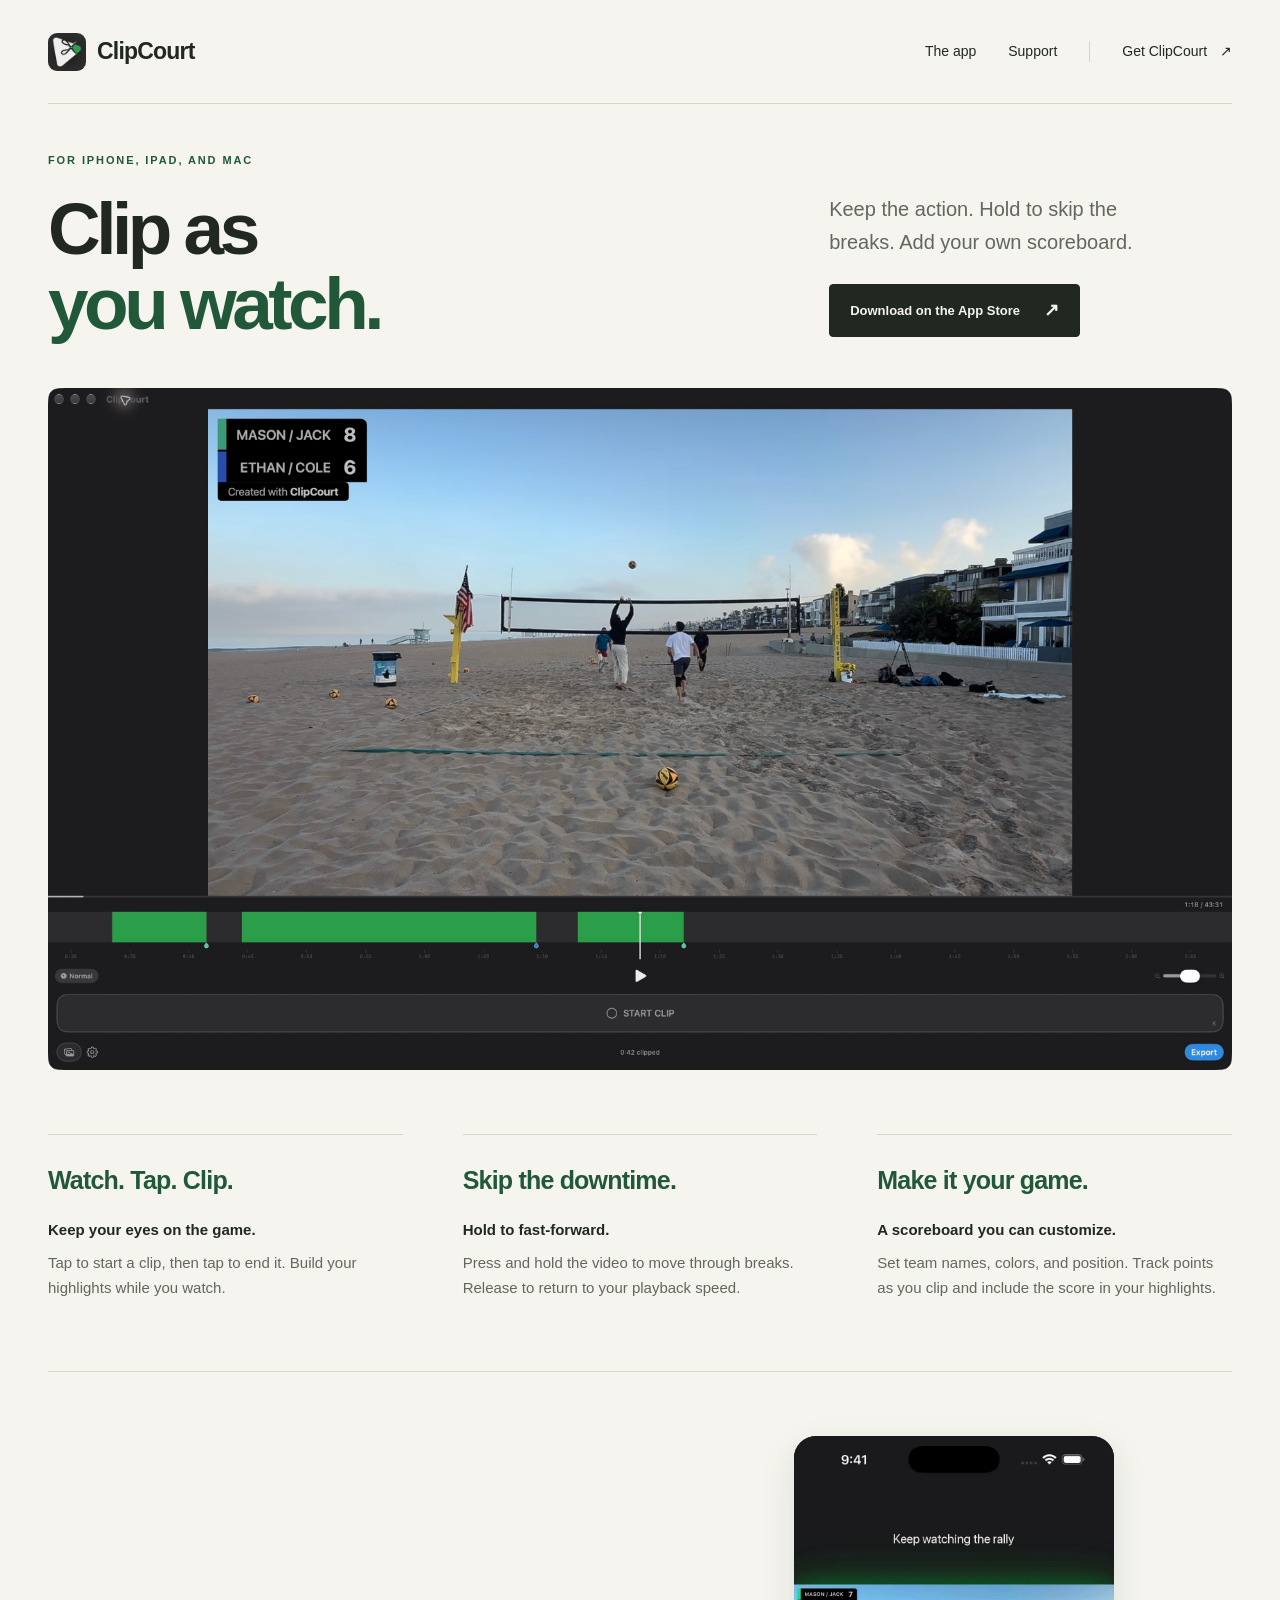
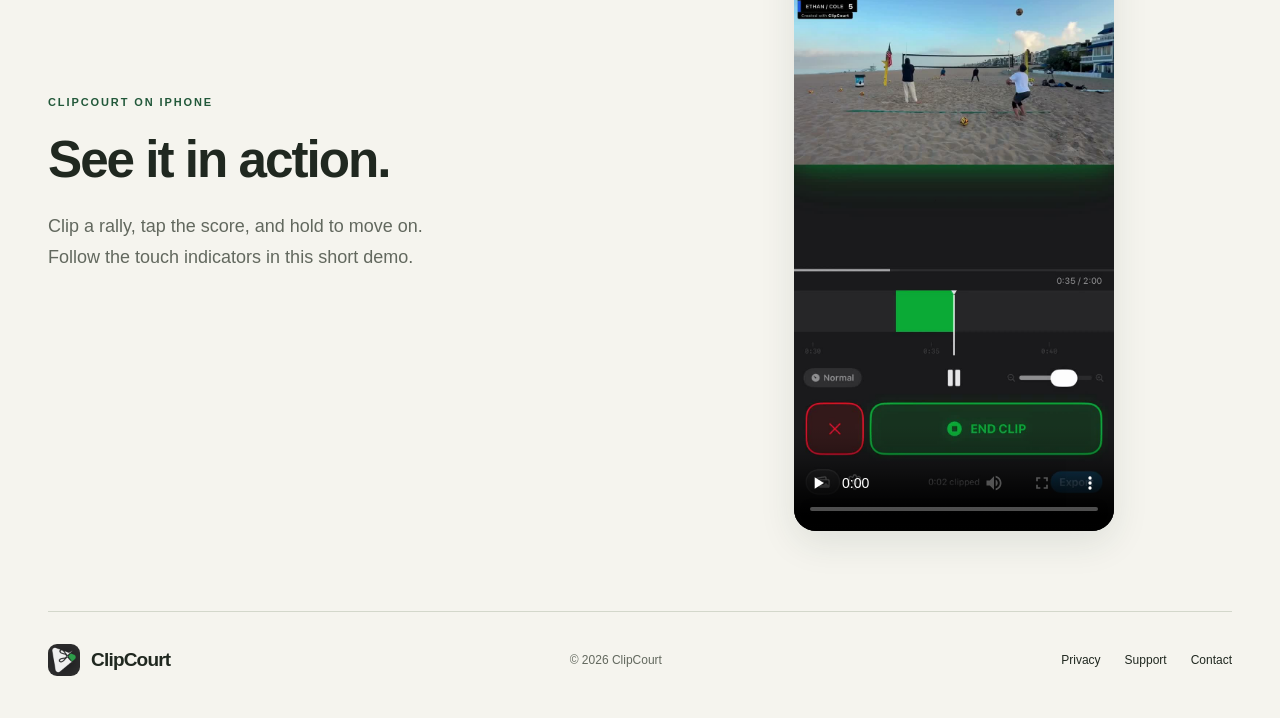
<file: index.html>
<!doctype html>
<html lang="en">
<head>
  <meta charset="utf-8">
  <meta name="viewport" content="width=device-width, initial-scale=1">
  <title>ClipCourt — Clip as you watch.</title>
  <meta name="description" content="Clip highlights while you watch, hold to fast-forward through breaks, and add a customizable scoreboard. For iPhone, iPad, and Mac.">
  <meta name="theme-color" content="#f5f4ee">
  <meta property="og:title" content="ClipCourt — Clip as you watch.">
  <meta property="og:description" content="A simple video editor for your best plays. For iPhone, iPad, and Mac.">
  <meta property="og:image" content="https://clipcourt-editor.vercel.app/assets/clipcourt-editor.png">
  <meta property="og:url" content="https://clipcourt-editor.vercel.app/">
  <meta property="og:type" content="website">
  <link rel="canonical" href="https://clipcourt-editor.vercel.app/">
  <link rel="icon" type="image/png" href="/assets/app-icon.png">
  <link rel="apple-touch-icon" href="/assets/app-icon.png">
  <link rel="stylesheet" href="/styles.css">
</head>
<body>
  <a class="skip" href="#main">Skip to content</a>
  <header class="site-header wrap">
    <a class="brand" href="/" aria-label="ClipCourt home"><img src="/assets/app-icon.png" width="38" height="38" alt=""><span>ClipCourt</span></a>
    <nav aria-label="Main navigation"><a href="#how-it-works">The app</a><a href="/support">Support</a><a class="nav-download" href="https://apps.apple.com/app/clipcourt/id6758654179">Get ClipCourt <span aria-hidden="true">↗</span></a></nav>
  </header>
  <main id="main">
    <section class="hero wrap" aria-labelledby="hero-title">
      <p class="eyebrow">For iPhone, iPad, and Mac</p>
      <div class="hero-intro">
        <h1 id="hero-title">Clip as<br><span>you watch.</span></h1>
        <div class="hero-copy"><p>Keep the action. Hold to skip the breaks. Add your own scoreboard.</p><a class="button" href="https://apps.apple.com/app/clipcourt/id6758654179">Download on the App Store <span aria-hidden="true">↗</span></a></div>
      </div>
      <figure class="hero-product"><img src="/assets/clipcourt-editor.png" alt="ClipCourt’s video editor showing beach volleyball, selected highlights on the timeline, and a scoreboard overlay." width="3420" height="1968" fetchpriority="high"></figure>
    </section>
    <section class="details wrap" id="how-it-works" aria-label="Made for clipping while you watch">
      <div><p class="detail-value">Watch. Tap. Clip.</p><h2>Keep your eyes on the game.</h2><p>Tap to start a clip, then tap to end it. Build your highlights while you watch.</p></div>
      <div><p class="detail-value">Skip the downtime.</p><h2>Hold to fast-forward.</h2><p>Press and hold the video to move through breaks. Release to return to your playback speed.</p></div>
      <div><p class="detail-value">Make it your game.</p><h2>A scoreboard you can customize.</h2><p>Set team names, colors, and position. Track points as you clip and include the score in your highlights.</p></div>
    </section>
    <section class="mobile-demo wrap" aria-labelledby="demo-title">
      <div class="mobile-demo-copy"><p class="eyebrow">ClipCourt on iPhone</p><h2 id="demo-title">See it in action.</h2><p id="demo-description">Clip a rally, tap the score, and hold to move on. Follow the touch indicators in this short demo.</p></div>
      <video controls playsinline preload="none" poster="/assets/clipcourt-mobile-demo-poster.jpg" width="880" height="1912" aria-label="ClipCourt mobile demo" aria-describedby="demo-description"><source src="/assets/clipcourt-mobile-demo.mp4" type="video/mp4"><track kind="captions" src="/assets/clipcourt-mobile-demo.vtt" srclang="en" label="English"><p><a href="/assets/clipcourt-mobile-demo.mp4">Watch the ClipCourt mobile demo.</a></p></video>
    </section>
  </main>
  <footer class="site-footer wrap"><a class="brand" href="/" aria-label="ClipCourt home"><img src="/assets/app-icon.png" width="32" height="32" alt=""><span>ClipCourt</span></a><p>© 2026 ClipCourt</p><nav aria-label="Footer navigation"><a href="/privacy">Privacy</a><a href="/support">Support</a><a href="mailto:clipcourt.app@gmail.com">Contact</a></nav></footer>
</body>
</html>
</file>
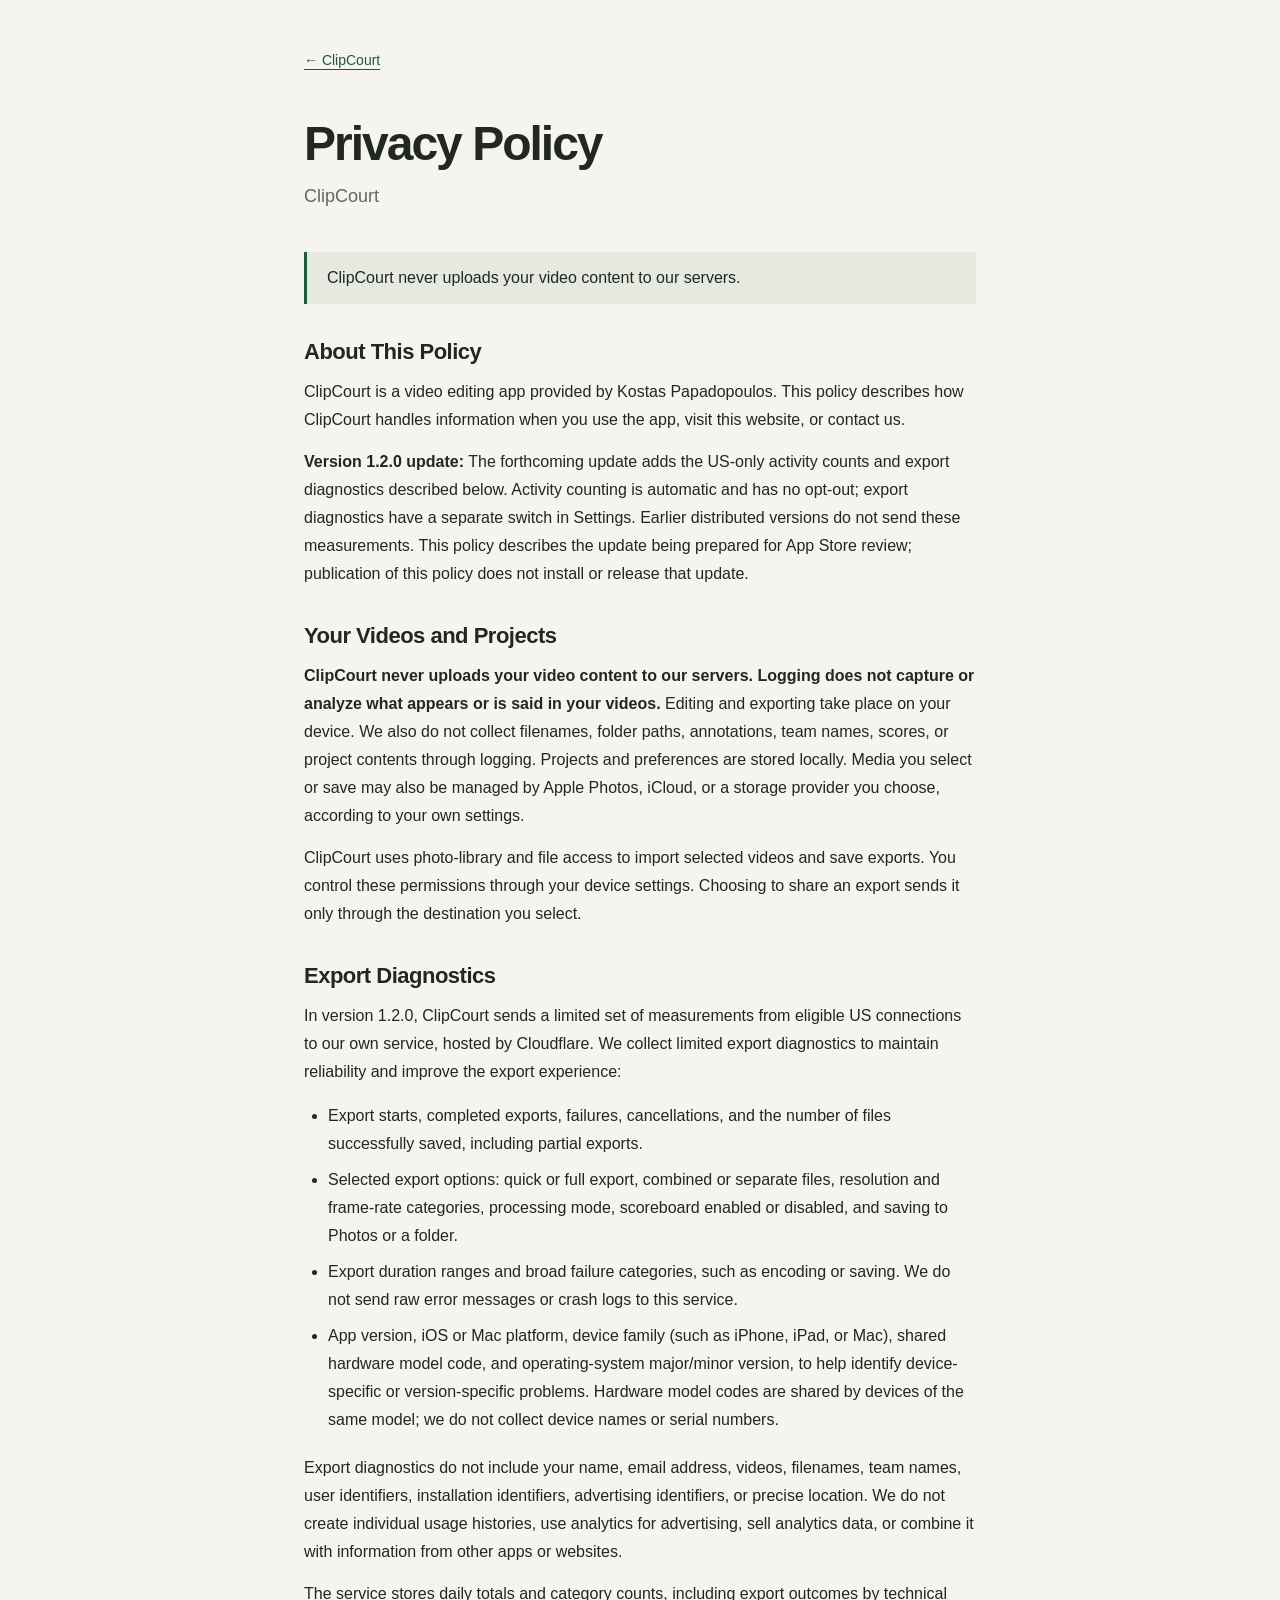
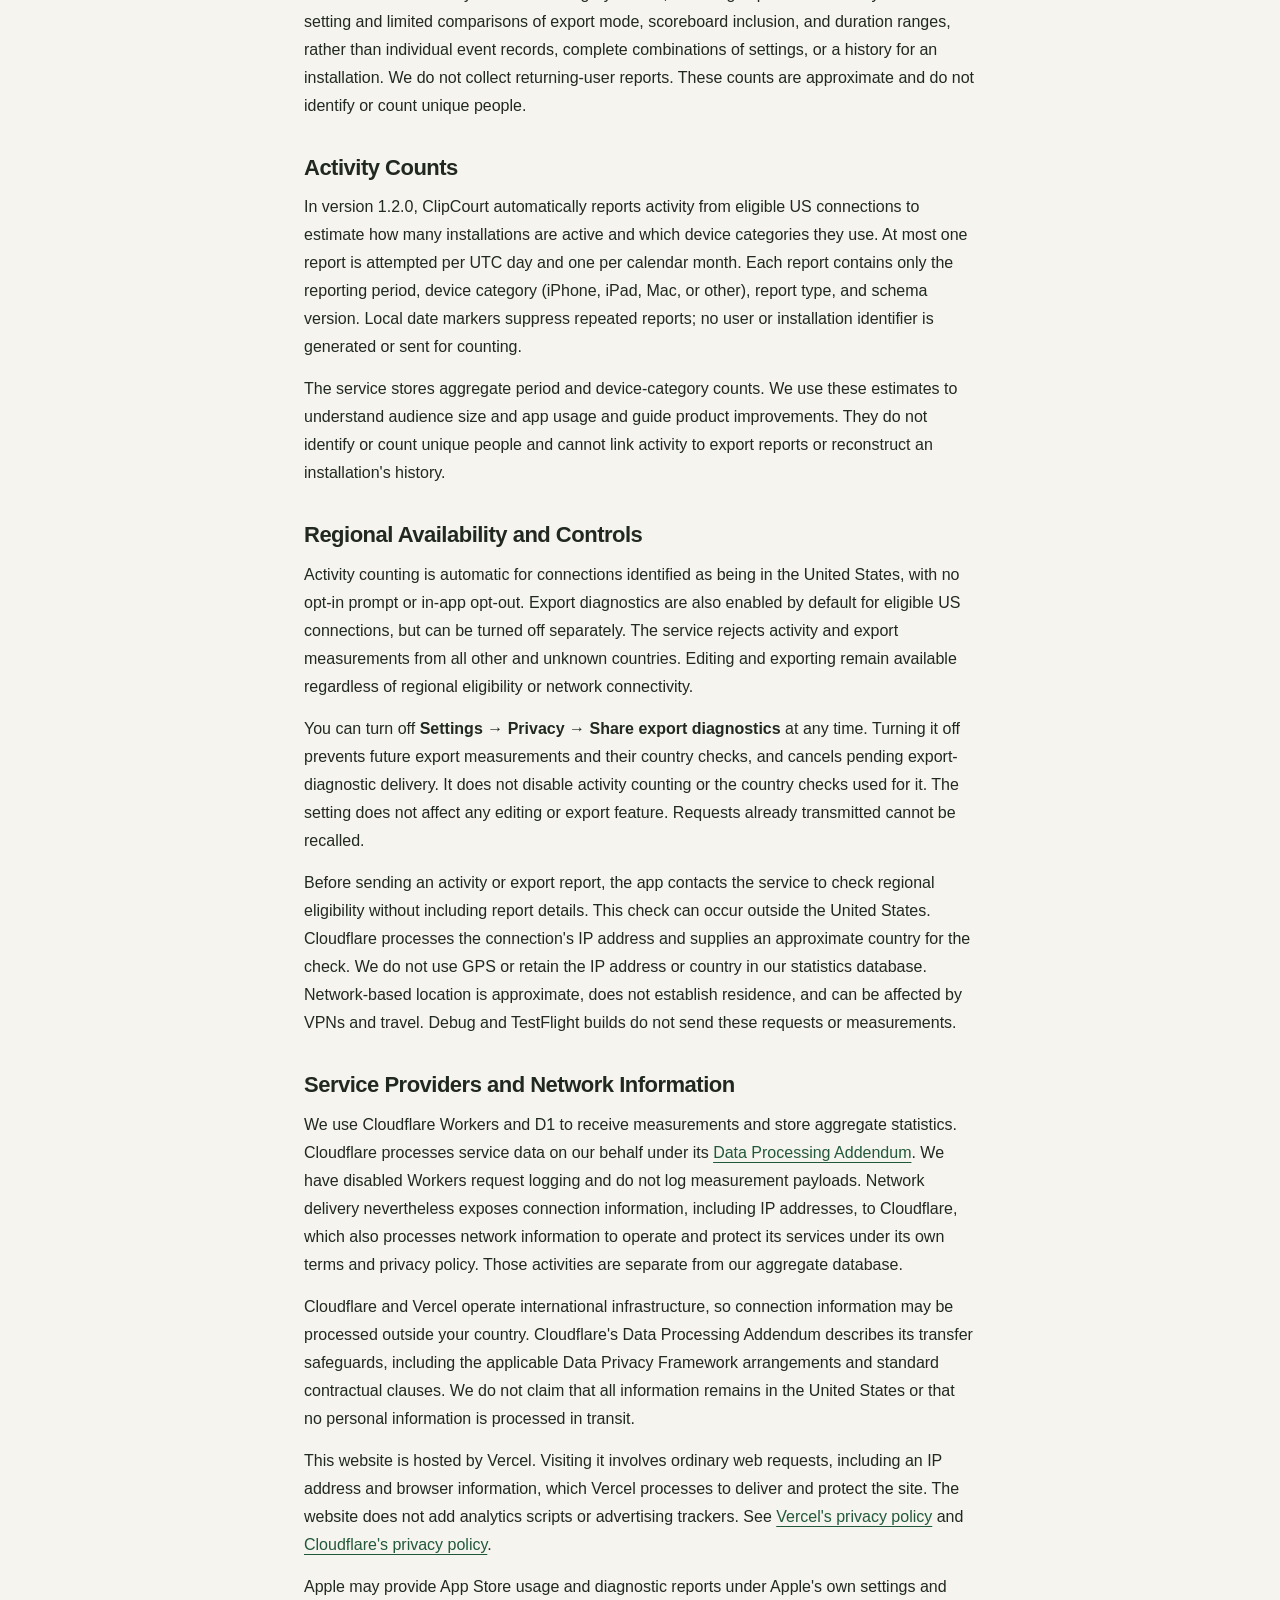
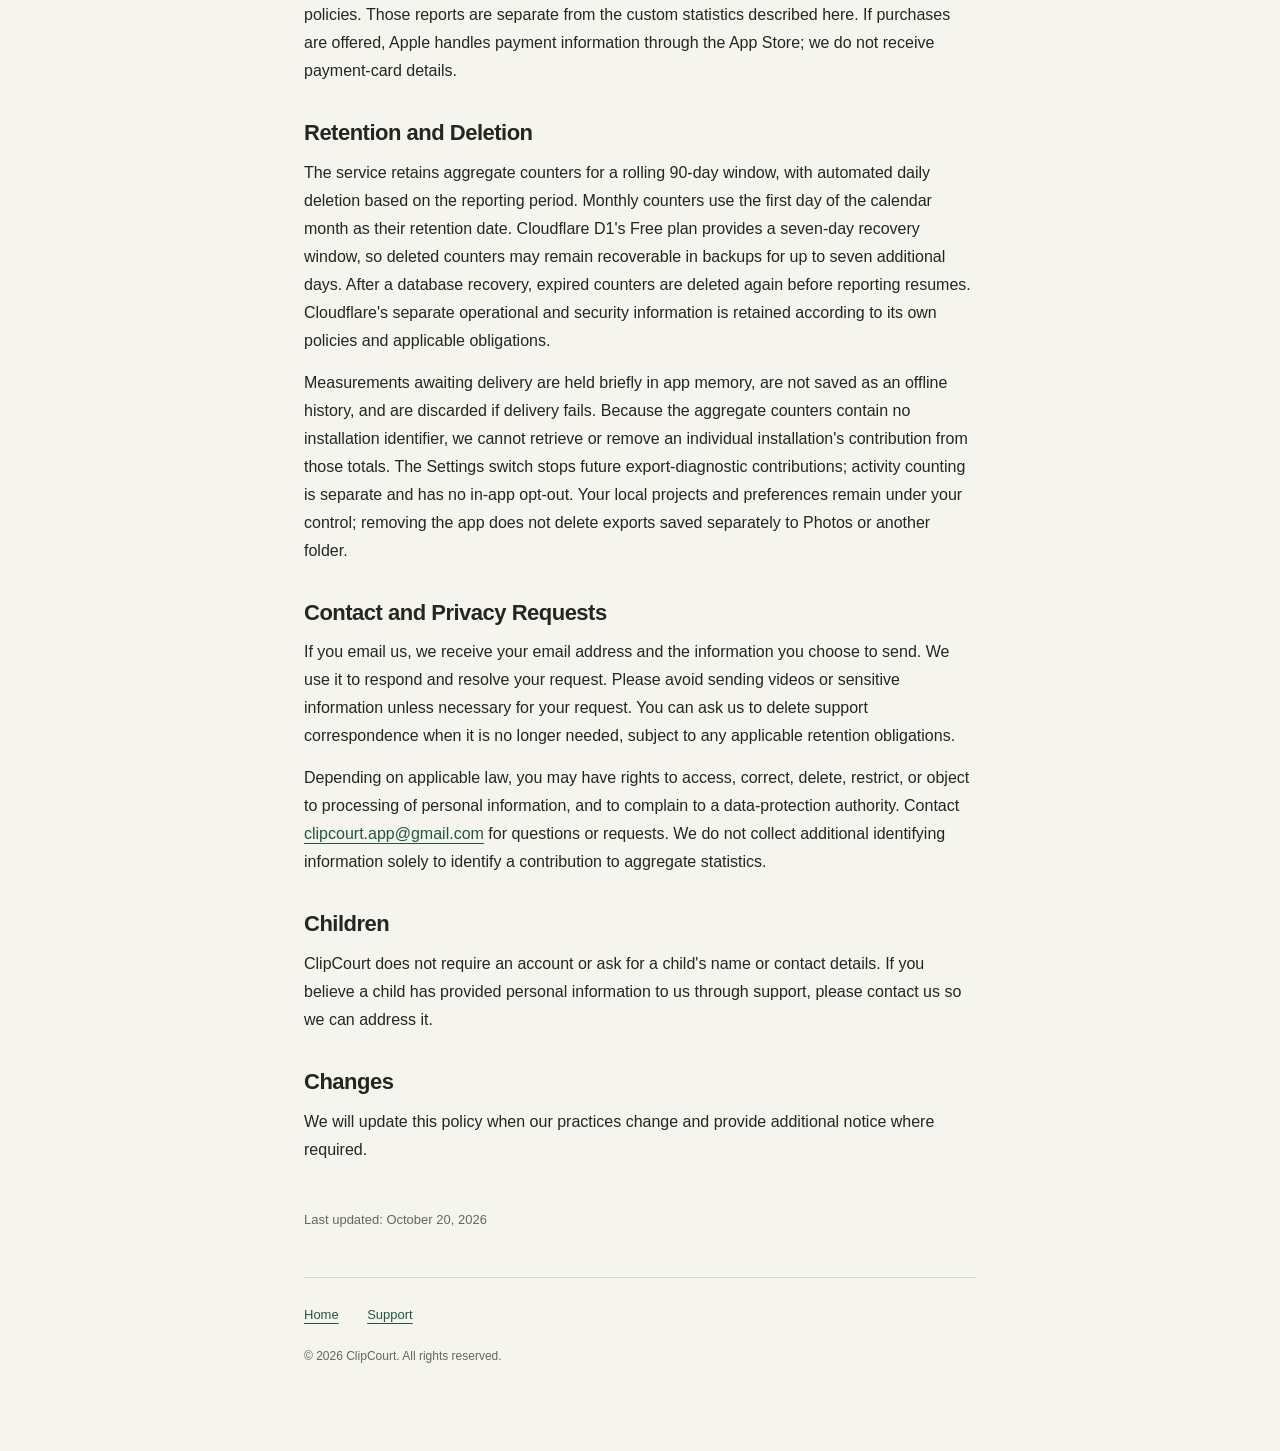
<file: privacy.html>
<!DOCTYPE html>
<html lang="en">
<head>
    <meta charset="UTF-8">
    <meta name="viewport" content="width=device-width, initial-scale=1.0">
    <title>ClipCourt — Privacy Policy</title>
    <link rel="icon" type="image/png" href="/assets/app-icon.png">
    <link rel="stylesheet" href="/styles.css">
    <style>
        .container { max-width: 720px; margin: 0 auto; padding: 48px 24px 70px; }
        h1 { font-size: 48px; letter-spacing: -2px; margin-bottom: 12px; }
        .subtitle { color: var(--muted); font-size: 18px; margin-bottom: 40px; }
        h2 { font-size: 22px; letter-spacing: -.5px; margin-top: 36px; margin-bottom: 14px; }
        h3 { font-size: 17px; margin-top: 24px; margin-bottom: 10px; }
        p, li { margin-bottom: 14px; line-height: 1.75; }
        ul, ol { padding-left: 24px; margin-bottom: 20px; }
        li { margin-bottom: 8px; }
        .container a { color: var(--green); text-decoration: underline; text-underline-offset: 4px; }
        .badge, .contact { border-left: 3px solid var(--green); padding: 14px 20px; margin: 25px 0; background: #e6e9df; }
        .date { color: var(--muted); font-size: 13px; margin-top: 45px; }
        .back { display: inline-block; margin-bottom: 48px; font-size: 14px; }
        footer { border-top: 1px solid var(--line); margin-top: 45px; padding-top: 24px; }
        footer a { margin-right: 24px; font-size: 13px; }
        .copyright { color: var(--muted); font-size: 12px; margin-top: 20px; }
    </style>
</head>
<body>
    <div class="container">
        <a class="back" href="/">&larr; ClipCourt</a>
        <h1>Privacy Policy</h1>
        <p class="subtitle">ClipCourt</p>

        <div class="badge">ClipCourt never uploads your video content to our servers.</div>

        <h2>About This Policy</h2>
        <p>ClipCourt is a video editing app provided by Kostas Papadopoulos. This policy describes how ClipCourt handles information when you use the app, visit this website, or contact us.</p>
        <p><strong>Version 1.2.0 update:</strong> The forthcoming update adds the US-only activity counts and export diagnostics described below. Activity counting is automatic and has no opt-out; export diagnostics have a separate switch in Settings. Earlier distributed versions do not send these measurements. This policy describes the update being prepared for App Store review; publication of this policy does not install or release that update.</p>

        <h2>Your Videos and Projects</h2>
        <p><strong>ClipCourt never uploads your video content to our servers. Logging does not capture or analyze what appears or is said in your videos.</strong> Editing and exporting take place on your device. We also do not collect filenames, folder paths, annotations, team names, scores, or project contents through logging. Projects and preferences are stored locally. Media you select or save may also be managed by Apple Photos, iCloud, or a storage provider you choose, according to your own settings.</p>
        <p>ClipCourt uses photo-library and file access to import selected videos and save exports. You control these permissions through your device settings. Choosing to share an export sends it only through the destination you select.</p>

        <h2>Export Diagnostics</h2>
        <p>In version 1.2.0, ClipCourt sends a limited set of measurements from eligible US connections to our own service, hosted by Cloudflare. We collect limited export diagnostics to maintain reliability and improve the export experience:</p>
        <ul>
            <li>Export starts, completed exports, failures, cancellations, and the number of files successfully saved, including partial exports.</li>
            <li>Selected export options: quick or full export, combined or separate files, resolution and frame-rate categories, processing mode, scoreboard enabled or disabled, and saving to Photos or a folder.</li>
            <li>Export duration ranges and broad failure categories, such as encoding or saving. We do not send raw error messages or crash logs to this service.</li>
            <li>App version, iOS or Mac platform, device family (such as iPhone, iPad, or Mac), shared hardware model code, and operating-system major/minor version, to help identify device-specific or version-specific problems. Hardware model codes are shared by devices of the same model; we do not collect device names or serial numbers.</li>
        </ul>
        <p>Export diagnostics do not include your name, email address, videos, filenames, team names, user identifiers, installation identifiers, advertising identifiers, or precise location. We do not create individual usage histories, use analytics for advertising, sell analytics data, or combine it with information from other apps or websites.</p>
        <p>The service stores daily totals and category counts, including export outcomes by technical setting and limited comparisons of export mode, scoreboard inclusion, and duration ranges, rather than individual event records, complete combinations of settings, or a history for an installation. We do not collect returning-user reports. These counts are approximate and do not identify or count unique people.</p>
        <h2>Activity Counts</h2>
        <p>In version 1.2.0, ClipCourt automatically reports activity from eligible US connections to estimate how many installations are active and which device categories they use. At most one report is attempted per UTC day and one per calendar month. Each report contains only the reporting period, device category (iPhone, iPad, Mac, or other), report type, and schema version. Local date markers suppress repeated reports; no user or installation identifier is generated or sent for counting.</p>
        <p>The service stores aggregate period and device-category counts. We use these estimates to understand audience size and app usage and guide product improvements. They do not identify or count unique people and cannot link activity to export reports or reconstruct an installation's history.</p>

        <h2>Regional Availability and Controls</h2>
        <p>Activity counting is automatic for connections identified as being in the United States, with no opt-in prompt or in-app opt-out. Export diagnostics are also enabled by default for eligible US connections, but can be turned off separately. The service rejects activity and export measurements from all other and unknown countries. Editing and exporting remain available regardless of regional eligibility or network connectivity.</p>
        <p>You can turn off <strong>Settings &rarr; Privacy &rarr; Share export diagnostics</strong> at any time. Turning it off prevents future export measurements and their country checks, and cancels pending export-diagnostic delivery. It does not disable activity counting or the country checks used for it. The setting does not affect any editing or export feature. Requests already transmitted cannot be recalled.</p>
        <p>Before sending an activity or export report, the app contacts the service to check regional eligibility without including report details. This check can occur outside the United States. Cloudflare processes the connection's IP address and supplies an approximate country for the check. We do not use GPS or retain the IP address or country in our statistics database. Network-based location is approximate, does not establish residence, and can be affected by VPNs and travel. Debug and TestFlight builds do not send these requests or measurements.</p>

        <h2>Service Providers and Network Information</h2>
        <p>We use Cloudflare Workers and D1 to receive measurements and store aggregate statistics. Cloudflare processes service data on our behalf under its <a href="https://www.cloudflare.com/cloudflare-customer-dpa/">Data Processing Addendum</a>. We have disabled Workers request logging and do not log measurement payloads. Network delivery nevertheless exposes connection information, including IP addresses, to Cloudflare, which also processes network information to operate and protect its services under its own terms and privacy policy. Those activities are separate from our aggregate database.</p>
        <p>Cloudflare and Vercel operate international infrastructure, so connection information may be processed outside your country. Cloudflare's Data Processing Addendum describes its transfer safeguards, including the applicable Data Privacy Framework arrangements and standard contractual clauses. We do not claim that all information remains in the United States or that no personal information is processed in transit.</p>
        <p>This website is hosted by Vercel. Visiting it involves ordinary web requests, including an IP address and browser information, which Vercel processes to deliver and protect the site. The website does not add analytics scripts or advertising trackers. See <a href="https://vercel.com/legal/privacy-policy">Vercel's privacy policy</a> and <a href="https://www.cloudflare.com/privacypolicy/">Cloudflare's privacy policy</a>.</p>
        <p>Apple may provide App Store usage and diagnostic reports under Apple's own settings and policies. Those reports are separate from the custom statistics described here. If purchases are offered, Apple handles payment information through the App Store; we do not receive payment-card details.</p>

        <h2>Retention and Deletion</h2>
        <p>The service retains aggregate counters for a rolling 90-day window, with automated daily deletion based on the reporting period. Monthly counters use the first day of the calendar month as their retention date. Cloudflare D1's Free plan provides a seven-day recovery window, so deleted counters may remain recoverable in backups for up to seven additional days. After a database recovery, expired counters are deleted again before reporting resumes. Cloudflare's separate operational and security information is retained according to its own policies and applicable obligations.</p>
        <p>Measurements awaiting delivery are held briefly in app memory, are not saved as an offline history, and are discarded if delivery fails. Because the aggregate counters contain no installation identifier, we cannot retrieve or remove an individual installation's contribution from those totals. The Settings switch stops future export-diagnostic contributions; activity counting is separate and has no in-app opt-out. Your local projects and preferences remain under your control; removing the app does not delete exports saved separately to Photos or another folder.</p>

        <h2>Contact and Privacy Requests</h2>
        <p>If you email us, we receive your email address and the information you choose to send. We use it to respond and resolve your request. Please avoid sending videos or sensitive information unless necessary for your request. You can ask us to delete support correspondence when it is no longer needed, subject to any applicable retention obligations.</p>
        <p>Depending on applicable law, you may have rights to access, correct, delete, restrict, or object to processing of personal information, and to complain to a data-protection authority. Contact <a href="mailto:clipcourt.app@gmail.com">clipcourt.app@gmail.com</a> for questions or requests. We do not collect additional identifying information solely to identify a contribution to aggregate statistics.</p>

        <h2>Children</h2>
        <p>ClipCourt does not require an account or ask for a child's name or contact details. If you believe a child has provided personal information to us through support, please contact us so we can address it.</p>

        <h2>Changes</h2>
        <p>We will update this policy when our practices change and provide additional notice where required.</p>
        <p class="date">Last updated: October 20, 2026</p>

        <footer>
            <div>
                <a href="/">Home</a>
                <a href="/support">Support</a>
            </div>
            <p class="copyright">&copy; 2026 ClipCourt. All rights reserved.</p>
        </footer>
    </div>
</body>
</html>
</file>
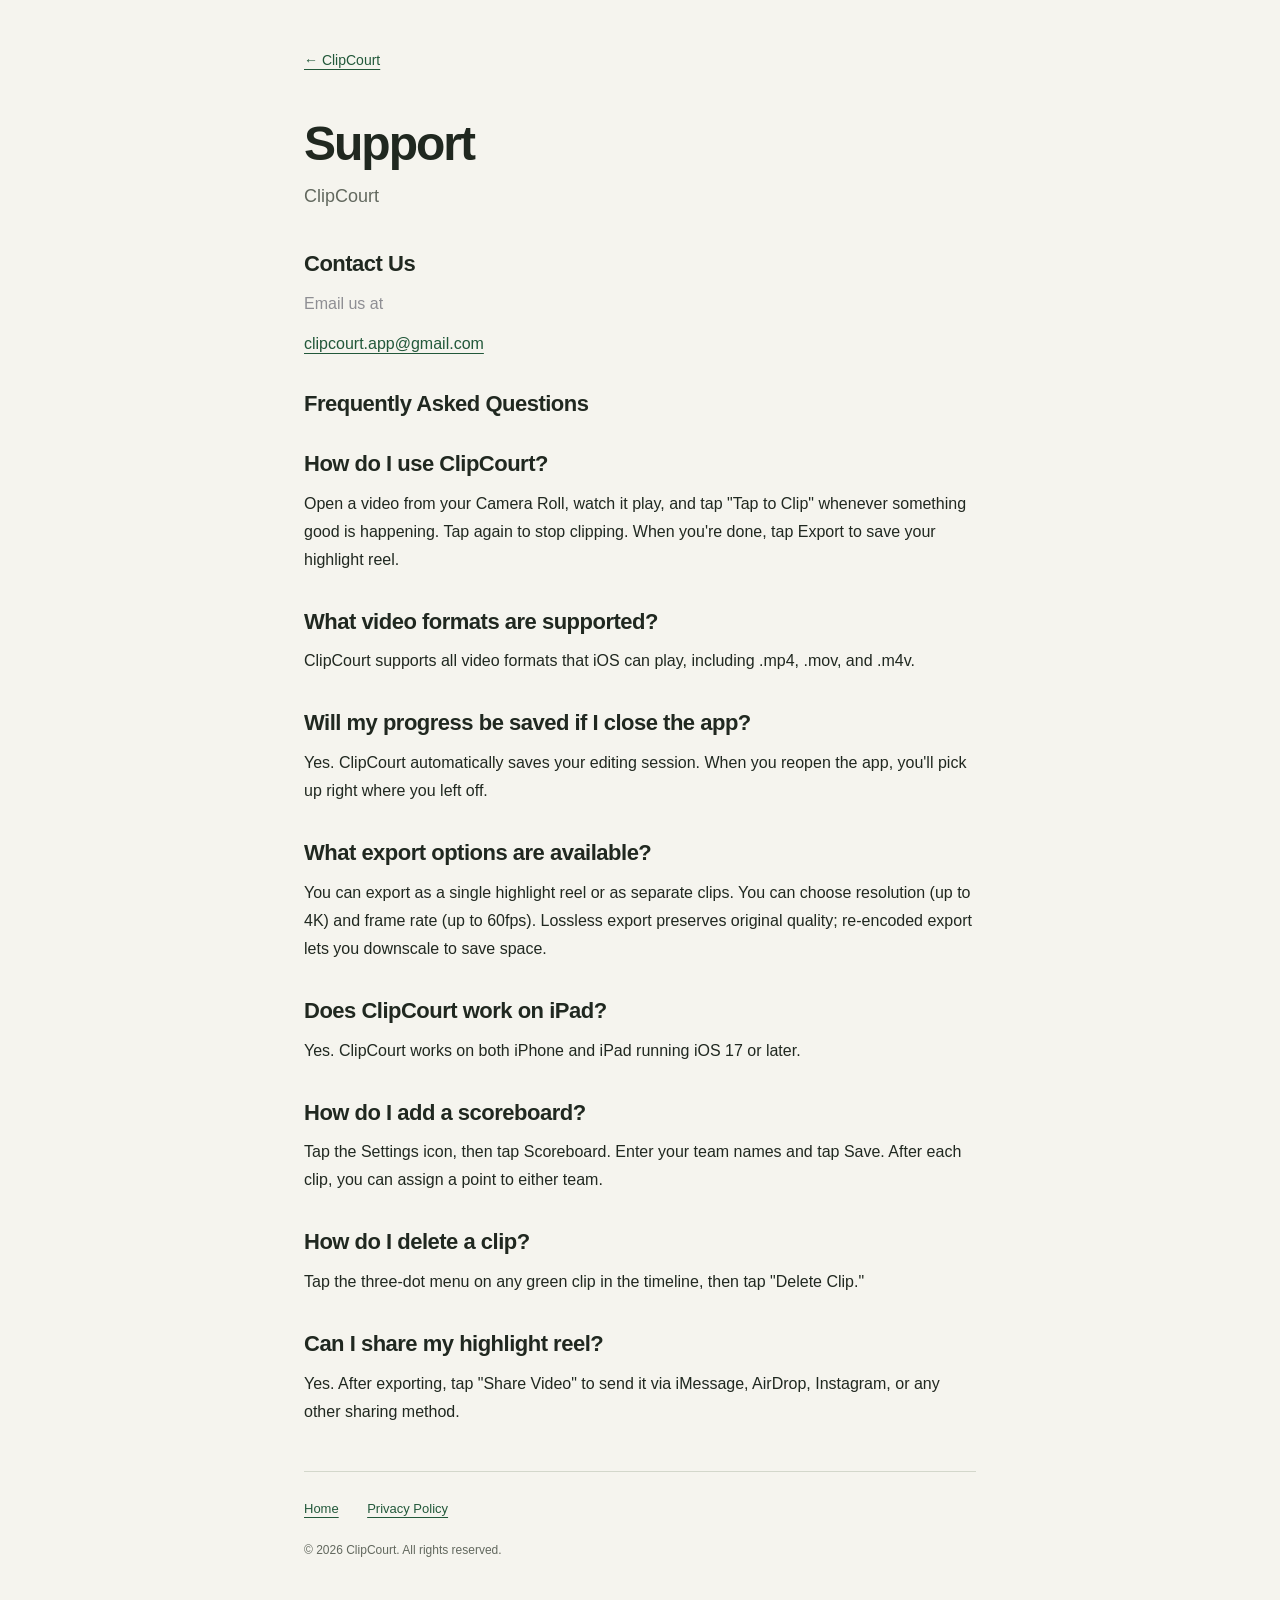
<file: support.html>
<!DOCTYPE html>
<html lang="en">
<head>
    <meta charset="UTF-8">
    <meta name="viewport" content="width=device-width, initial-scale=1.0">
    <title>ClipCourt — Support</title>
    <link rel="icon" type="image/png" href="/assets/app-icon.png">
    <link rel="stylesheet" href="/styles.css">
    <style>
        .container { max-width: 720px; margin: 0 auto; padding: 48px 24px 70px; }
        h1 { font-size: 48px; letter-spacing: -2px; margin-bottom: 12px; }
        .subtitle { color: var(--muted); font-size: 18px; margin-bottom: 40px; }
        h2 { font-size: 22px; letter-spacing: -.5px; margin-top: 36px; margin-bottom: 14px; }
        h3 { font-size: 17px; margin-top: 24px; margin-bottom: 10px; }
        p, li { margin-bottom: 14px; line-height: 1.75; }
        ul, ol { padding-left: 24px; margin-bottom: 20px; }
        li { margin-bottom: 8px; }
        .container a { color: var(--green); text-decoration: underline; text-underline-offset: 4px; }
        .badge, .contact { border-left: 3px solid var(--green); padding: 14px 20px; margin: 25px 0; background: #e6e9df; }
        .date { color: var(--muted); font-size: 13px; margin-top: 45px; }
        .back { display: inline-block; margin-bottom: 48px; font-size: 14px; }
        footer { border-top: 1px solid var(--line); margin-top: 45px; padding-top: 24px; }
        footer a { margin-right: 24px; font-size: 13px; }
        .copyright { color: var(--muted); font-size: 12px; margin-top: 20px; }
    </style>
</head>
<body>
    <div class="container">
        <a class="back" href="/">&larr; ClipCourt</a>
        <h1>Support</h1>
        <p class="subtitle">ClipCourt</p>

        <h2>Contact Us</h2>
        <div class="contact-card">
            <p style="color: #8E8E93;">Email us at</p>
            <a href="mailto:clipcourt.app@gmail.com">clipcourt.app@gmail.com</a>
        </div>

        <h2>Frequently Asked Questions</h2>

        <div class="faq-item">
            <h2>How do I use ClipCourt?</h2>
            <p>Open a video from your Camera Roll, watch it play, and tap "Tap to Clip" whenever something good is happening. Tap again to stop clipping. When you're done, tap Export to save your highlight reel.</p>
        </div>

        <div class="faq-item">
            <h2>What video formats are supported?</h2>
            <p>ClipCourt supports all video formats that iOS can play, including .mp4, .mov, and .m4v.</p>
        </div>

        <div class="faq-item">
            <h2>Will my progress be saved if I close the app?</h2>
            <p>Yes. ClipCourt automatically saves your editing session. When you reopen the app, you'll pick up right where you left off.</p>
        </div>

        <div class="faq-item">
            <h2>What export options are available?</h2>
            <p>You can export as a single highlight reel or as separate clips. You can choose resolution (up to 4K) and frame rate (up to 60fps). Lossless export preserves original quality; re-encoded export lets you downscale to save space.</p>
        </div>

        <div class="faq-item">
            <h2>Does ClipCourt work on iPad?</h2>
            <p>Yes. ClipCourt works on both iPhone and iPad running iOS 17 or later.</p>
        </div>

        <div class="faq-item">
            <h2>How do I add a scoreboard?</h2>
            <p>Tap the Settings icon, then tap Scoreboard. Enter your team names and tap Save. After each clip, you can assign a point to either team.</p>
        </div>

        <div class="faq-item">
            <h2>How do I delete a clip?</h2>
            <p>Tap the three-dot menu on any green clip in the timeline, then tap "Delete Clip."</p>
        </div>

        <div class="faq-item">
            <h2>Can I share my highlight reel?</h2>
            <p>Yes. After exporting, tap "Share Video" to send it via iMessage, AirDrop, Instagram, or any other sharing method.</p>
        </div>

        <footer>
            <div>
                <a href="/">Home</a>
                <a href="/privacy">Privacy Policy</a>
            </div>
            <p class="copyright">&copy; 2026 ClipCourt. All rights reserved.</p>
        </footer>
    </div>
</body>
</html>
</file>
<file: styles.css>
:root{--paper:#f5f4ee;--ink:#202820;--muted:#62685e;--green:#22583a;--line:#d3d7cb;--accent:#c7e4b0}
*{box-sizing:border-box}html{scroll-behavior:smooth;scroll-padding-top:30px}body{margin:0;background:var(--paper);color:var(--ink);font-family:-apple-system,BlinkMacSystemFont,"Helvetica Neue",Arial,sans-serif;-webkit-font-smoothing:antialiased;line-height:1.5}a{color:inherit;text-decoration:none}img{display:block;max-width:100%;height:auto}figure,p,h1,h2,h3{margin:0}a:focus-visible{outline:3px solid #277cb5;outline-offset:6px}.wrap{width:min(1240px,calc(100% - 96px));margin-inline:auto}.skip{position:absolute;top:-80px;left:20px;padding:12px;background:var(--ink);color:white;z-index:10}.skip:focus{top:12px}.site-header{height:104px;display:flex;align-items:center;justify-content:space-between;border-bottom:1px solid var(--line)}.brand{display:inline-flex;align-items:center;gap:11px;font-size:23px;font-weight:650;letter-spacing:-.8px}.brand img{border-radius:9px}.site-header nav,.site-footer nav{display:flex;align-items:center;gap:32px;font-size:14px;font-weight:500}.site-header nav a:hover,.site-footer nav a:hover{text-decoration:underline;text-underline-offset:5px}.nav-download{border-left:1px solid var(--line);padding-left:32px}.nav-download span{padding-left:9px}.hero{padding-top:66px}.eyebrow{font-size:11px;font-weight:650;letter-spacing:1.9px;text-transform:uppercase;color:var(--green)}.hero-intro{display:grid;grid-template-columns:1.8fr 1fr;align-items:end;gap:56px;margin:22px 0 46px}h1{font-size:clamp(44px,5.7vw,82px);font-weight:600;line-height:1.04;letter-spacing:-4.5px}h1 span{color:var(--green)}.hero-copy{max-width:350px;padding-bottom:3px}.hero-copy p{font-size:17px;line-height:1.65;color:var(--muted);margin-bottom:25px}.button{display:inline-flex;align-items:center;justify-content:space-between;gap:24px;padding:16px 20px;background:var(--ink);color:var(--paper);font-size:13px;font-weight:600;border:1px solid var(--ink);border-radius:4px;transition:background .16s}.button:hover{background:var(--green)}.button span{font-size:18px;line-height:1}.hero-product{background:#fff;border-radius:6px;overflow:hidden}.hero-product img{width:100%}.hero-product figcaption{display:flex;justify-content:space-between;gap:20px;color:var(--muted);padding:18px 28px;border-top:1px solid var(--line);font-size:12px}.workflow{display:grid;grid-template-columns:1fr 1fr;gap:100px;align-items:center;padding-block:120px}.workflow-copy{max-width:480px}h2{font-size:clamp(38px,4vw,57px);line-height:1.08;font-weight:550;letter-spacing:-2px;margin-top:22px}.steps{list-style:none;counter-reset:steps;padding:0;margin:38px 0 0}.steps li{counter-increment:steps;display:flex;gap:22px;padding:22px 0;border-top:1px solid var(--line)}.steps li:before{content:"0" counter(steps);font-size:12px;font-variant-numeric:tabular-nums;color:var(--green);padding-top:3px}.steps h3{font-size:17px;font-weight:600;margin-bottom:5px}.steps p,.details p{color:var(--muted);font-size:15px;line-height:1.7}.phone-stage{background:#e6e9df;padding:45px 30px 28px;display:flex;align-items:center;flex-direction:column;border-radius:5px}.phone-stage img{width:270px;border-radius:26px;box-shadow:0 12px 28px #18251b20}.phone-stage figcaption{margin-top:26px;font-size:12px;color:var(--muted)}.details{display:grid;grid-template-columns:repeat(3,1fr);gap:60px;padding-bottom:110px}.details>div{border-top:1px solid var(--line);padding-top:24px}.details .detail-value{font-size:25px;letter-spacing:-.8px;font-weight:550;color:var(--green);margin-bottom:26px}.details h3{font-size:15px;font-weight:600;margin-bottom:8px}.export-section{background:#203b2e;color:var(--paper)}.export-layout{display:grid;grid-template-columns:1fr 1fr;gap:100px;align-items:center;padding-block:85px}.export-copy{max-width:450px}.export-copy .eyebrow{color:var(--accent)}.export-copy h2{font-size:clamp(48px,5vw,72px);margin-bottom:30px}.export-copy>p:not(.eyebrow){font-size:16px;line-height:1.75;color:#c9d1c6}.export-copy dl{margin:40px 0 14px}.export-copy dl div{display:flex;justify-content:space-between;gap:16px;padding:15px 0;border-bottom:1px solid #ffffff26;font-size:13px}.export-copy dt{color:#bbc8bc}.export-copy dd{margin:0;text-align:right}.export-copy .fine-print{font-size:11px!important}.export-image{display:flex;flex-direction:column;align-items:center}.export-image img{width:290px;border-radius:28px;box-shadow:0 18px 50px #0c1b1680}.export-image figcaption{font-size:12px;color:#bdc9bd;margin-top:24px}.closing{display:grid;grid-template-columns:1fr 1fr;gap:100px;align-items:center;padding-block:110px}.closing-copy{max-width:420px}.closing-copy p{font-size:18px;line-height:1.7;color:var(--muted);margin-bottom:18px}.text-link{font-size:14px;border-bottom:1px solid #a8b5a4;padding-bottom:5px;display:inline-block}.text-link:hover{color:var(--green)}.closing-copy .button{display:flex;width:fit-content;margin-top:30px;min-width:184px}.site-footer{border-top:1px solid var(--line);display:flex;align-items:center;justify-content:space-between;gap:28px;padding-block:32px 42px}.site-footer .brand{font-size:19px}.site-footer p{font-size:12px;color:var(--muted)}.site-footer nav{gap:24px;font-size:12px}
@media(min-width:1500px){h1{font-size:82px}}
@media(max-width:1100px){.wrap{width:calc(100% - 64px)}.hero-intro{gap:30px;grid-template-columns:1.65fr 1fr}h1{letter-spacing:-3px;font-size:5.8vw}.hero-copy p{font-size:15px}.button{font-size:12px;gap:15px}.workflow,.export-layout,.closing{gap:65px}.details{gap:35px}.workflow{padding-block:90px}.details{padding-bottom:80px}}
@media(max-width:760px){.wrap{width:calc(100% - 40px)}.site-header{height:80px}.brand{font-size:21px}.brand img{width:34px;height:34px}.site-header nav{gap:18px;font-size:12px}.site-header nav>a:first-child{display:none}.nav-download{border:0;padding:0}.nav-download span{padding-left:3px}.hero{padding-top:42px}.hero-intro{grid-template-columns:1fr;gap:22px;margin:20px 0 30px}h1{font-size:clamp(39px,8.5vw,64px);letter-spacing:-2.4px}.hero-copy{max-width:440px}.hero-copy p{font-size:16px;margin-bottom:21px}.button{font-size:13px}.hero-product figcaption{font-size:10px;padding:13px 16px}.hero-product figcaption span:last-child{display:none}.workflow{grid-template-columns:1fr;gap:36px;padding-block:65px}.workflow-copy{max-width:none}h2{font-size:43px;letter-spacing:-1.8px}.workflow-copy h2 br{display:none}.workflow-copy h2{max-width:420px}.steps{margin-top:30px}.phone-stage{padding-top:32px}.phone-stage img{width:240px}.details{grid-template-columns:1fr;gap:28px;padding-bottom:64px}.details>div{display:grid;grid-template-columns:1fr 1.5fr;column-gap:26px;padding-top:20px}.details .detail-value{font-size:20px;grid-row:1/3;margin:0}.details h3{font-size:14px}.details p{font-size:14px}.export-layout{grid-template-columns:1fr;gap:40px;padding-block:60px}.export-copy{max-width:none}.export-copy h2{font-size:54px}.export-image img{width:250px}.closing{grid-template-columns:1fr;gap:26px;padding-block:65px}.closing h2 br{display:none}.closing-copy{max-width:none}.closing-copy p{font-size:16px}.site-footer{display:grid;grid-template-columns:1fr 1fr;gap:25px}.site-footer>p{text-align:right}.site-footer nav{grid-column:1/-1;gap:28px}}
@media(prefers-reduced-motion:reduce){html{scroll-behavior:auto}.button{transition:none}}

/* The homepage stays focused on the three core editing gestures and tools. */
.details{padding-top:64px;padding-bottom:70px}.details h2{font-size:15px;font-weight:600;letter-spacing:0;line-height:1.5;margin:0 0 8px}.details .detail-value{margin-bottom:18px}.hero-intro{align-items:center}.hero-copy p{font-size:20px}.hero{padding-top:48px}@media(max-width:760px){.details{padding-top:40px;padding-bottom:48px}.details>div{display:block}.details .detail-value{margin-bottom:12px}.hero-copy p{font-size:18px}}

.mobile-demo{display:grid;grid-template-columns:1fr 1fr;gap:70px;align-items:center;border-top:1px solid var(--line);padding-block:64px 80px}.mobile-demo-copy{max-width:390px}.mobile-demo-copy h2{margin-bottom:24px}.mobile-demo-copy>p:last-child{font-size:18px;line-height:1.7;color:var(--muted)}.mobile-demo video{display:block;width:min(100%,320px);height:auto;justify-self:center;background:#191919;border-radius:22px;box-shadow:0 12px 36px #203b2e1a}@media(max-width:760px){.mobile-demo{grid-template-columns:1fr;gap:30px;padding-block:40px 56px}.mobile-demo-copy h2{font-size:38px}.mobile-demo-copy>p:last-child{font-size:16px}.mobile-demo video{width:min(100%,300px)}}
</file>
